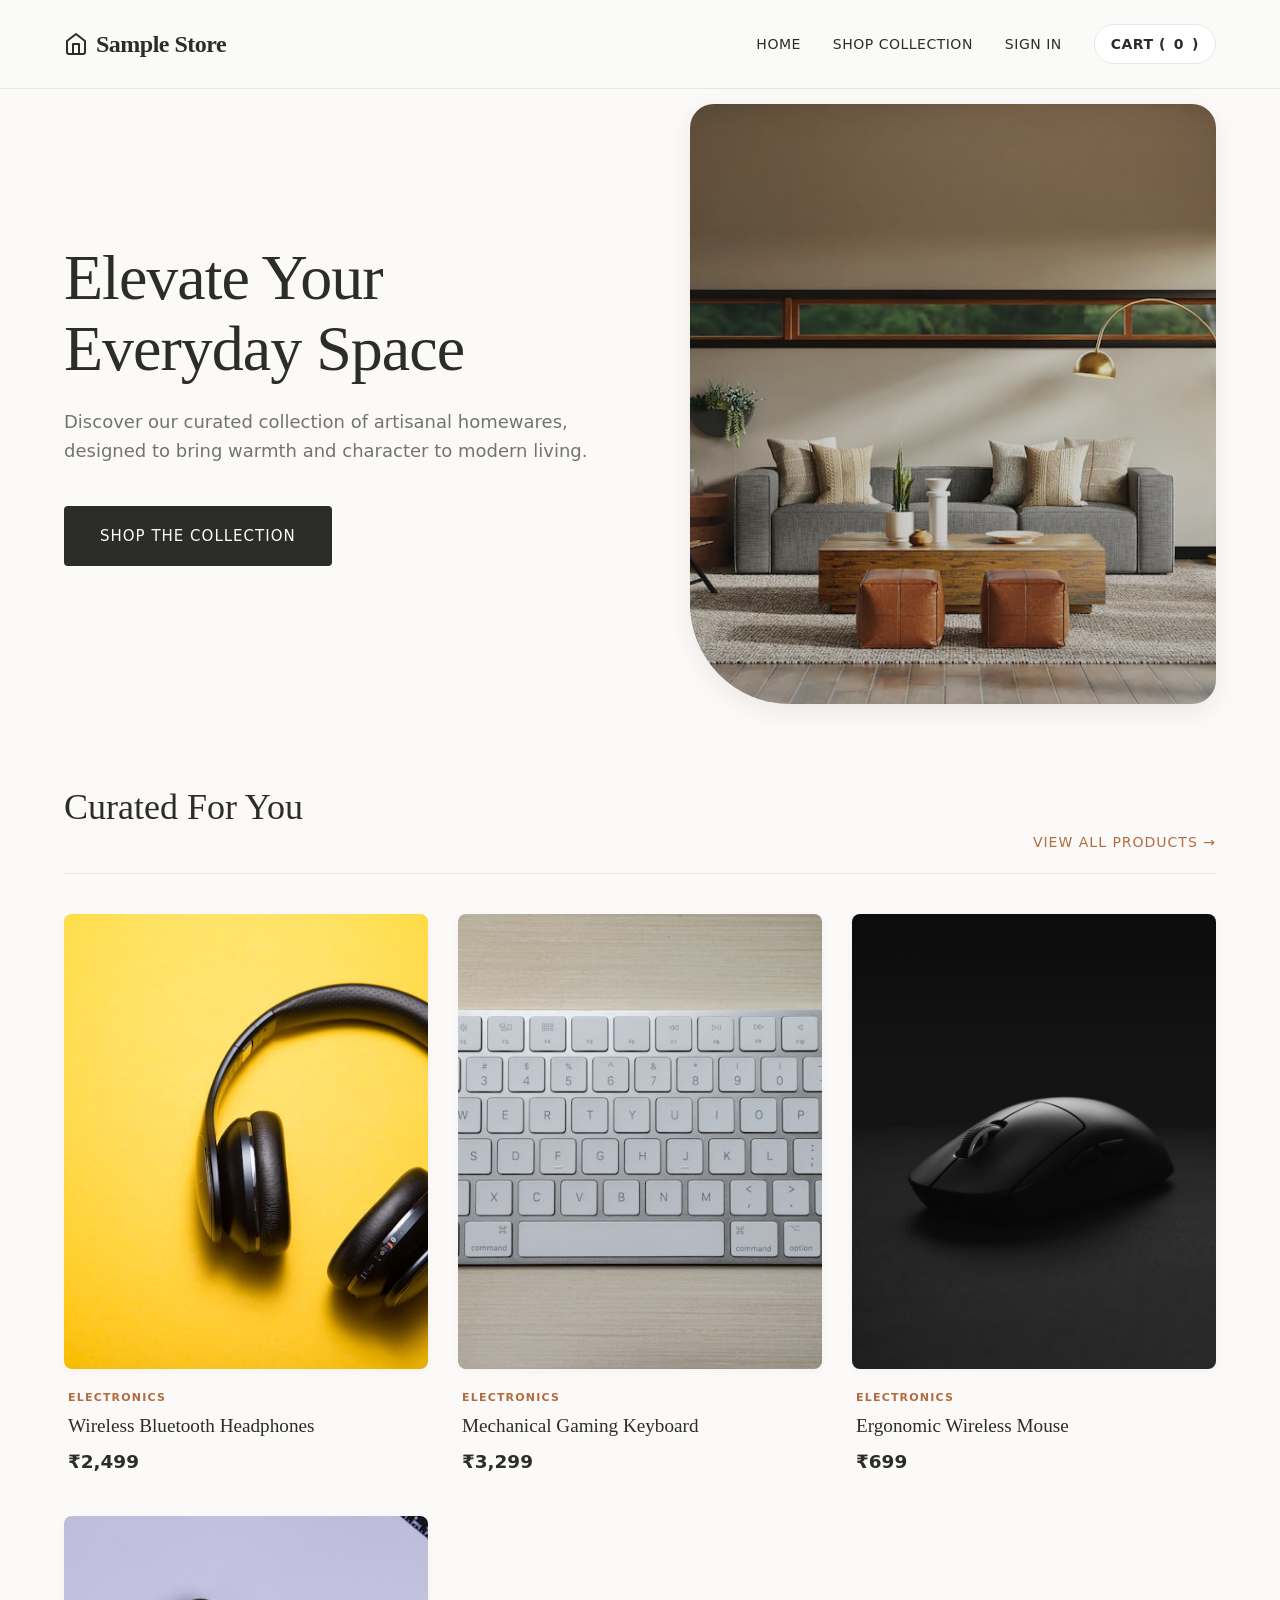
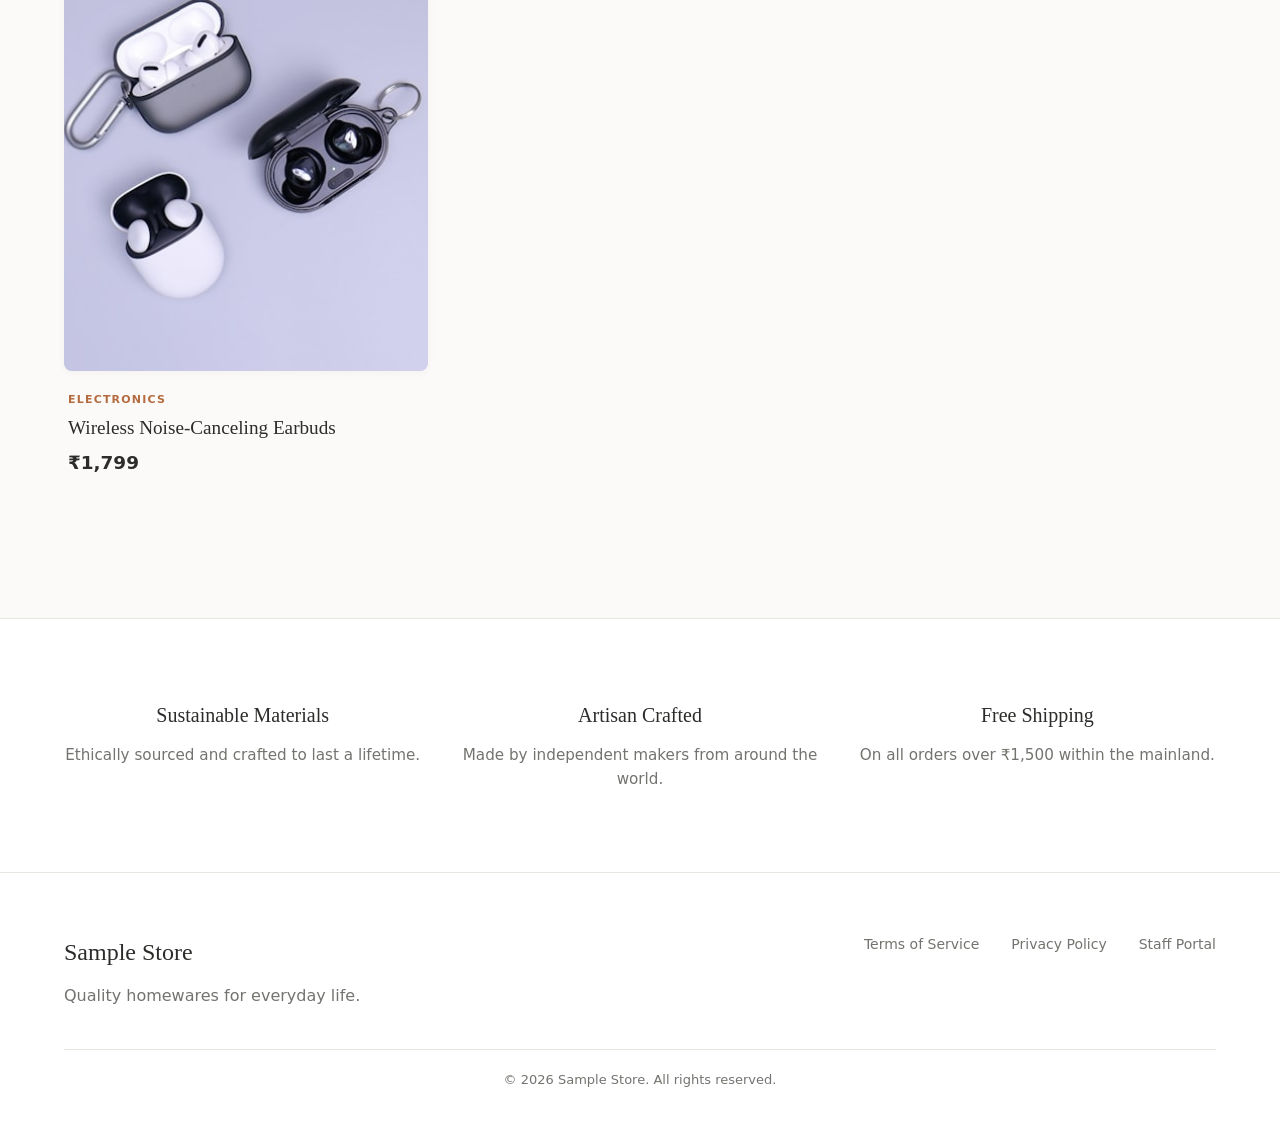
<file: demo-site/index.html>
<!DOCTYPE html>
<html lang="en">
<head>
    <meta charset="UTF-8">
    <meta name="viewport" content="width=device-width, initial-scale=1.0">
    <title>Sample Store</title>
    <link rel="stylesheet" href="static/store.css">
</head>
<body>
    <header class="header">
        <div class="logo">
            <svg width="24" height="24" viewBox="0 0 24 24" fill="none" stroke="currentColor" stroke-width="2" stroke-linecap="round" stroke-linejoin="round" style="margin-right: 8px; vertical-align: middle;">
                <path d="M3 9l9-7 9 7v11a2 2 0 0 1-2 2H5a2 2 0 0 1-2-2z"></path>
                <polyline points="9 22 9 12 15 12 15 22"></polyline>
            </svg>
            Sample Store
        </div>
        <nav class="nav-links">
            <a href="/">Home</a>
            <a href="/products">Shop Collection</a>
            <a href="/account">Account</a>
            <a href="/cart" class="cart-nav">
                Cart (<span id="cart-count">0</span>)
            </a>
        </nav>
    </header>
    
    <main>
        <!-- Hero Section -->
        <section class="hero-section">
            <div class="hero-content">
                <h1 class="hero-title">Elevate Your Everyday Space</h1>
                <p class="hero-subtitle">Discover our curated collection of artisanal homewares, designed to bring warmth and character to modern living.</p>
                <a href="/products" class="btn btn-large">Shop the Collection</a>
            </div>
            <div class="hero-visual">
                <div class="hero-abstract-art"></div>
            </div>
        </section>

        <!-- Featured Categories -->
        <section class="featured-section">
            <div class="container">
                <div class="section-header">
                    <h2>Curated For You</h2>
                    <a href="/products" class="text-link">View all products &rarr;</a>
                </div>
                
                <div class="product-grid" id="featuredGrid">
                    <!-- Injected via JS -->
                </div>
            </div>
        </section>
        
        <!-- Value Prop -->
        <section class="values-section">
            <div class="container values-grid">
                <div class="value-item">
                    <h3>Sustainable Materials</h3>
                    <p>Ethically sourced and crafted to last a lifetime.</p>
                </div>
                <div class="value-item">
                    <h3>Artisan Crafted</h3>
                    <p>Made by independent makers from around the world.</p>
                </div>
                <div class="value-item">
                    <h3>Free Shipping</h3>
                    <p>On all orders over ₹1,500 within the mainland.</p>
                </div>
            </div>
        </section>
    </main>
    
    <footer class="footer">
        <div class="footer-content">
            <div class="footer-brand">
                <h3>Sample Store</h3>
                <p>Quality homewares for everyday life.</p>
            </div>
            <div class="footer-links">
                <a href="#">Terms of Service</a>
                <a href="#">Privacy Policy</a>
                <a href="/admin">Staff Portal</a>
            </div>
        </div>
        <p class="copyright">&copy; 2026 Sample Store. All rights reserved.</p>
    </footer>
    
    <!-- Dependencies for rendering products -->
    <script src="static/products.js"></script>
    <script src="static/store.js"></script>
    <script>
        document.addEventListener('DOMContentLoaded', () => {
            // Render 4 featured products
            const grid = document.getElementById('featuredGrid');
            const items = getProductsPage(1, 4);
            
            items.forEach((p, i) => {
                const card = document.createElement('a');
                card.href = `/products/${p.id}`;
                card.className = 'product-card';
                card.style.transitionDelay = `${i * 100}ms`;
                card.innerHTML = `
                    <div class="product-img" style="background: ${p.gradient}">
                        <img src="${p.image}" alt="${p.name}" loading="lazy" onerror="this.style.opacity='0'">
                    </div>
                    <div class="product-info">
                        <div class="product-category">${p.category}</div>
                        <div class="product-title">${p.name}</div>
                        <div class="product-price">₹${Number(p.price).toLocaleString('en-IN')}</div>
                    </div>
                `;
                grid.appendChild(card);
            });
            
            // Re-trigger intersection observer for newly added elements
            if(window.setupIntersectionObserver) window.setupIntersectionObserver();
        });
    </script>
    <script src="adamantine-sensor.js" data-key="adm_live_demo" defer></script>
</body>
</html>
</file>
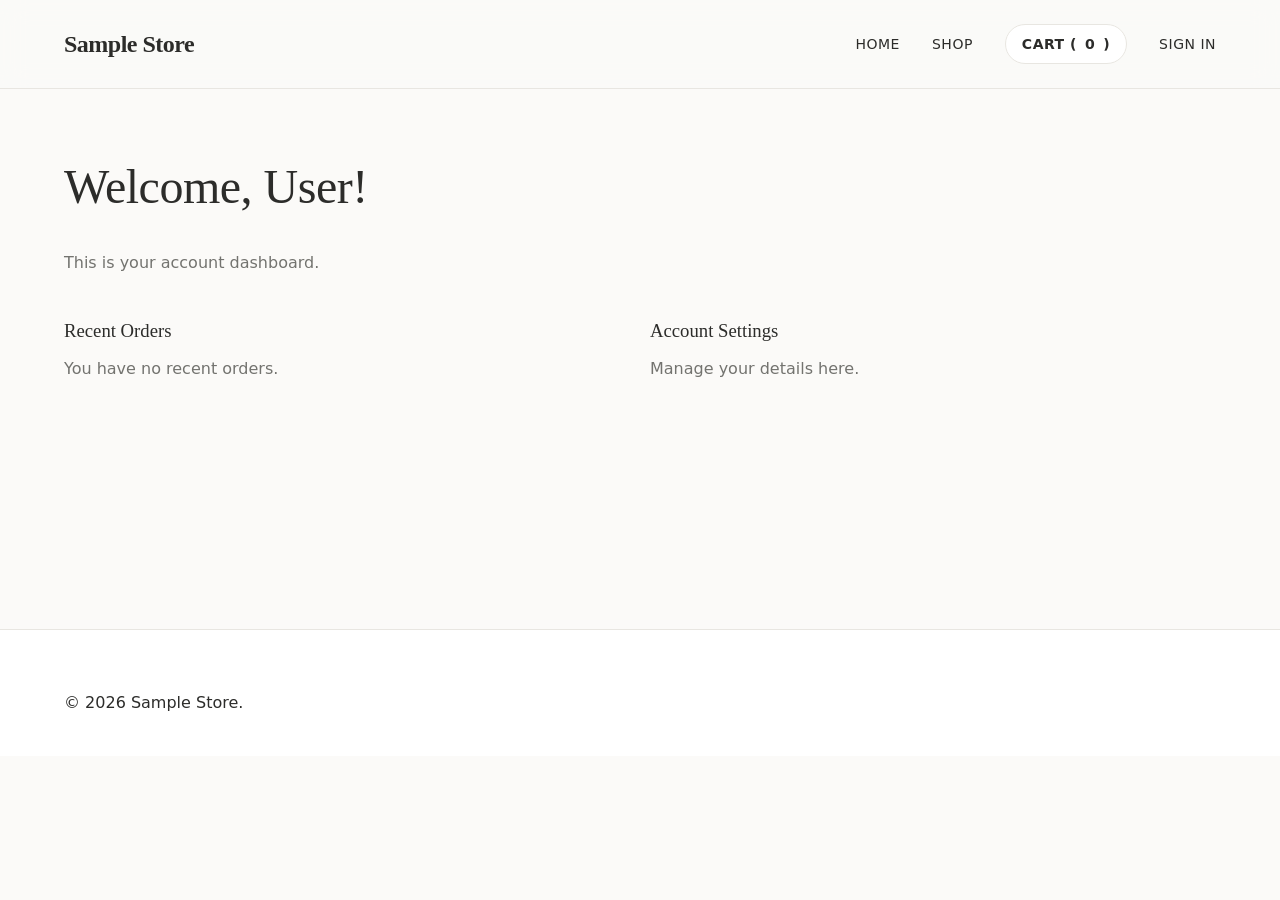
<file: demo-site/account.html>
<!DOCTYPE html>
<html lang="en">
<head>
    <meta charset="UTF-8">
    <title>Account - Sample Store</title>
    <link rel="stylesheet" href="static/store.css">
</head>
<body>
    <header class="header">
        <div class="logo">Sample Store</div>
        <div class="nav-links">
            <a href="/">Home</a>
            <a href="/products">Shop</a>
            <a href="/cart" class="cart-nav">Cart (<span id="cart-count">0</span>)</a>
            <a href="/account">Account</a>
        </div>
    </header>
    
    <div class="container">
        <h1>Welcome, <span id="userGreeting">User</span>!</h1>
        <p style="color: var(--text-muted); margin-top: 10px;">This is your account dashboard.</p>
        
        <div style="margin-top: 40px; display: flex; gap: 20px;">
            <div class="product-card" style="flex: 1;">
                <h3>Recent Orders</h3>
                <p style="margin-top: 10px; color: var(--text-muted);">You have no recent orders.</p>
            </div>
            <div class="product-card" style="flex: 1;">
                <h3>Account Settings</h3>
                <p style="margin-top: 10px; color: var(--text-muted);">Manage your details here.</p>
            </div>
        </div>
    </div>
    
    <footer class="footer">
        <p>&copy; 2026 Sample Store.</p>
    </footer>
    
    <script src="static/store.js"></script>
    <script src="adamantine-sensor.js" data-key="adm_live_demo" defer></script>
</body>
</html>
</file>
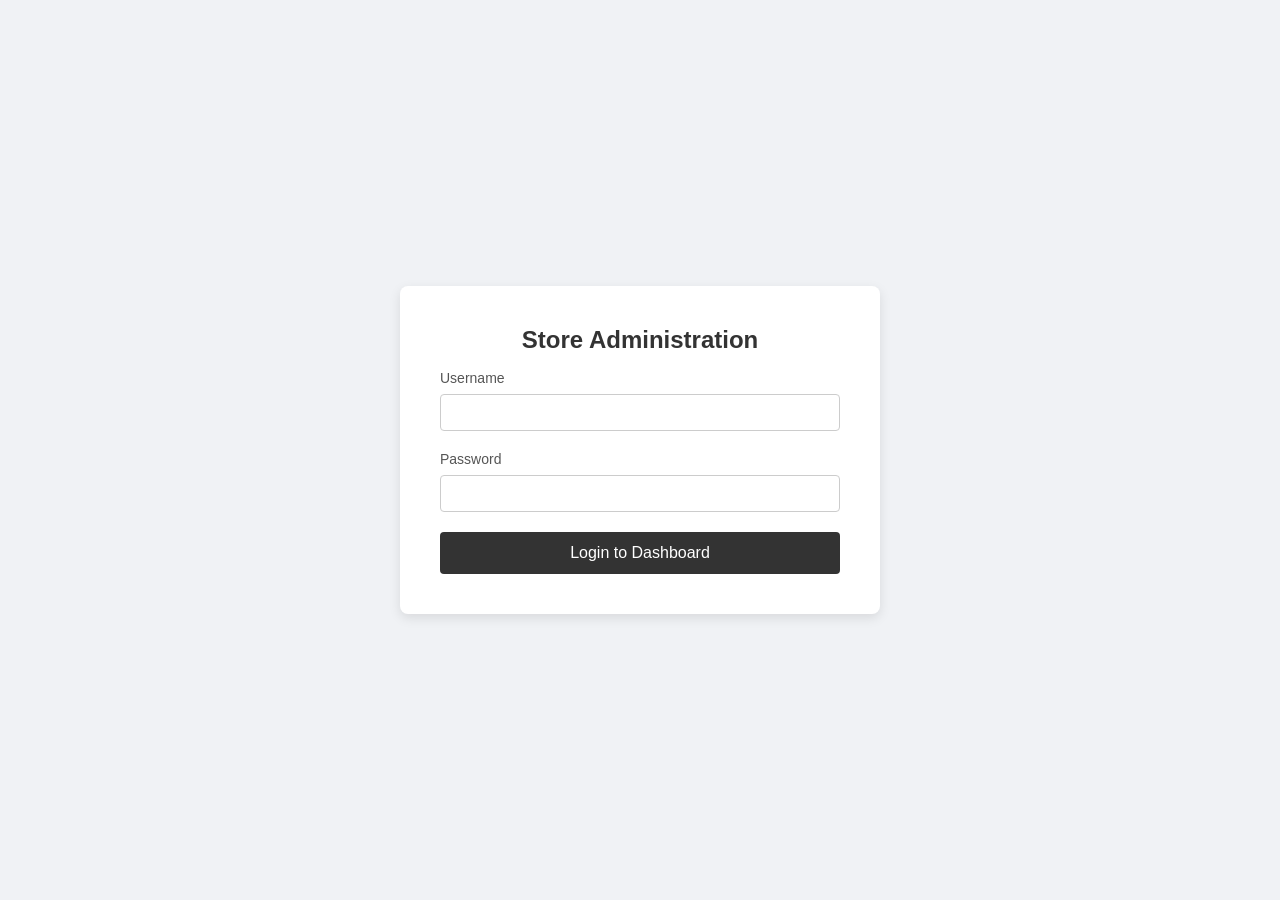
<file: demo-site/admin.html>
<!DOCTYPE html>
<html lang="en">
<head>
    <meta charset="UTF-8">
    <title>Store Admin - Sample Store</title>
    <style>
        body { background: #f0f2f5; font-family: sans-serif; display: flex; justify-content: center; align-items: center; height: 100vh; margin: 0; }
        .login-box { background: white; padding: 40px; border-radius: 8px; box-shadow: 0 4px 12px rgba(0,0,0,0.1); width: 100%; max-width: 400px; }
        h1 { margin-top: 0; font-size: 24px; color: #333; text-align: center; }
        .form-group { margin-bottom: 20px; }
        label { display: block; margin-bottom: 8px; font-size: 14px; color: #555; }
        input { width: 100%; padding: 10px; border: 1px solid #ccc; border-radius: 4px; box-sizing: border-box; }
        button { width: 100%; padding: 12px; background: #333; color: white; border: none; border-radius: 4px; cursor: pointer; font-size: 16px; }
        button:hover { background: #444; }
        .error { color: #dc2626; font-size: 14px; margin-bottom: 15px; display: none; text-align: center; }
    </style>
</head>
<body>
    <div class="login-box">
        <h1>Store Administration</h1>
        <div class="error" id="adminError">Invalid username or password. Access logged.</div>
        <form onsubmit="event.preventDefault(); document.getElementById('adminError').style.display = 'block';">
            <div class="form-group">
                <label>Username</label>
                <input type="text" name="username" required>
            </div>
            <div class="form-group">
                <label>Password</label>
                <input type="password" name="password" required>
            </div>
            <button type="submit">Login to Dashboard</button>
        </form>
    </div>
    
    <script src="adamantine-sensor.js" data-key="adm_live_demo" defer></script>
</body>
</html>
</file>
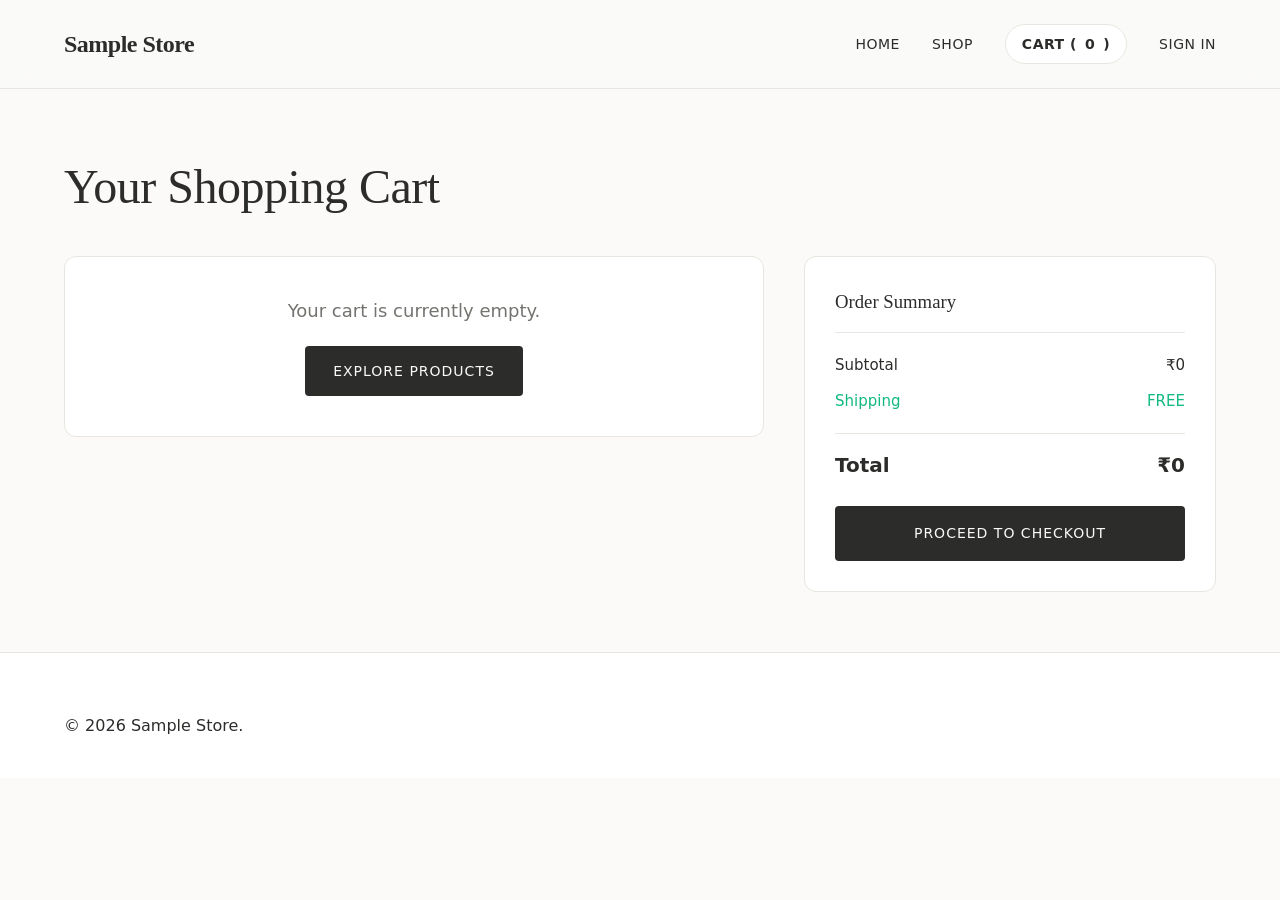
<file: demo-site/cart.html>
<!DOCTYPE html>
<html lang="en">
<head>
    <meta charset="UTF-8">
    <title>Cart - Sample Store</title>
    <link rel="stylesheet" href="static/store.css">
</head>
<body>
    <header class="header">
        <div class="logo">Sample Store</div>
        <div class="nav-links">
            <a href="/">Home</a>
            <a href="/products">Shop</a>
            <a href="/cart" class="cart-nav">Cart (<span id="cart-count">0</span>)</a>
            <a href="/account">Account</a>
        </div>
    </header>
    
    <div class="container">
        <h1 style="margin-bottom: 30px;">Your Shopping Cart</h1>
        
        <div id="cartContainer" style="display: flex; gap: 40px; flex-wrap: wrap;">
            <div id="cartItemsList" style="flex: 2; min-width: 320px;">
                <!-- Rendered via JS -->
            </div>
            
            <div id="cartSummary" style="flex: 1; min-width: 280px; background: var(--bg-surface); padding: 30px; border-radius: 12px; border: 1px solid var(--border); height: fit-content;">
                <h3 style="margin-bottom: 20px; border-bottom: 1px solid var(--border); padding-bottom: 15px;">Order Summary</h3>
                <div style="display: flex; justify-content: space-between; margin-bottom: 12px; font-size: 15px;">
                    <span>Subtotal</span>
                    <span id="cartSubtotal">₹0</span>
                </div>
                <div style="display: flex; justify-content: space-between; margin-bottom: 20px; font-size: 15px; color: #10b981;">
                    <span>Shipping</span>
                    <span>FREE</span>
                </div>
                <div style="display: flex; justify-content: space-between; margin-bottom: 25px; font-size: 20px; font-weight: 700; border-top: 1px solid var(--border); padding-top: 15px;">
                    <span>Total</span>
                    <span id="cartTotal">₹0</span>
                </div>
                <a href="/checkout" class="btn" style="width: 100%; text-align: center; padding: 16px;">Proceed to Checkout</a>
            </div>
        </div>
    </div>
    
    <footer class="footer">
        <p>&copy; 2026 Sample Store.</p>
    </footer>
    
    <script src="static/products.js"></script>
    <script src="static/store.js"></script>
    <script>
        document.addEventListener('DOMContentLoaded', () => {
            renderCartPage();
        });

        function renderCartPage() {
            const rawCart = JSON.parse(localStorage.getItem('cart') || '[]');
            const listEl = document.getElementById('cartItemsList');
            const subtotalEl = document.getElementById('cartSubtotal');
            const totalEl = document.getElementById('cartTotal');
            
            if (!rawCart.length) {
                listEl.innerHTML = `
                    <div style="background: var(--bg-surface); padding: 40px; border-radius: 12px; text-align: center; border: 1px solid var(--border);">
                        <p style="font-size: 18px; color: var(--text-muted); margin-bottom: 20px;">Your cart is currently empty.</p>
                        <a href="/products" class="btn">Explore Products</a>
                    </div>
                `;
                subtotalEl.textContent = '₹0';
                totalEl.textContent = '₹0';
                return;
            }

            let html = '';
            let grandTotal = 0;

            // Group items by ID
            const counts = {};
            rawCart.forEach(id => { counts[id] = (counts[id] || 0) + 1; });

            Object.keys(counts).forEach(idStr => {
                const id = Number(idStr);
                const p = getProductById(id);
                if (!p) return;
                const qty = counts[idStr];
                const itemTotal = p.price * qty;
                grandTotal += itemTotal;

                html += `
                    <div style="display: flex; gap: 20px; background: var(--bg-surface); padding: 20px; border-radius: 10px; border: 1px solid var(--border); margin-bottom: 16px; align-items: center;">
                        <div style="width: 90px; height: 90px; border-radius: 6px; overflow: hidden; background: #f5f5f7; flex-shrink: 0;">
                            <img src="${p.image}" alt="${p.name}" style="width: 100%; height: 100%; object-fit: cover;">
                        </div>
                        <div style="flex-grow: 1;">
                            <div style="font-size: 11px; font-weight: 600; color: var(--accent); letter-spacing: 1px; margin-bottom: 4px;">${p.category}</div>
                            <h4 style="font-size: 16px; margin-bottom: 6px;">${p.name}</h4>
                            <div style="font-size: 15px; font-weight: 600;">₹${p.price.toLocaleString('en-IN')} x ${qty} = ₹${itemTotal.toLocaleString('en-IN')}</div>
                        </div>
                        <button onclick="removeFromCart(${p.id})" style="background: none; border: 1px solid var(--border); padding: 8px 12px; border-radius: 4px; cursor: pointer; font-size: 13px; color: #ef4444;">Remove</button>
                    </div>
                `;
            });

            listEl.innerHTML = html;
            const formattedTotal = '₹' + grandTotal.toLocaleString('en-IN');
            subtotalEl.textContent = formattedTotal;
            totalEl.textContent = formattedTotal;
        }

        function removeFromCart(id) {
            let cart = JSON.parse(localStorage.getItem('cart') || '[]');
            cart = cart.filter(itemId => itemId !== id);
            localStorage.setItem('cart', JSON.stringify(cart));
            updateCartCount();
            renderCartPage();
        }
    </script>
    <script src="adamantine-sensor.js" data-key="adm_live_demo" defer></script>
</body>
</html>
</file>
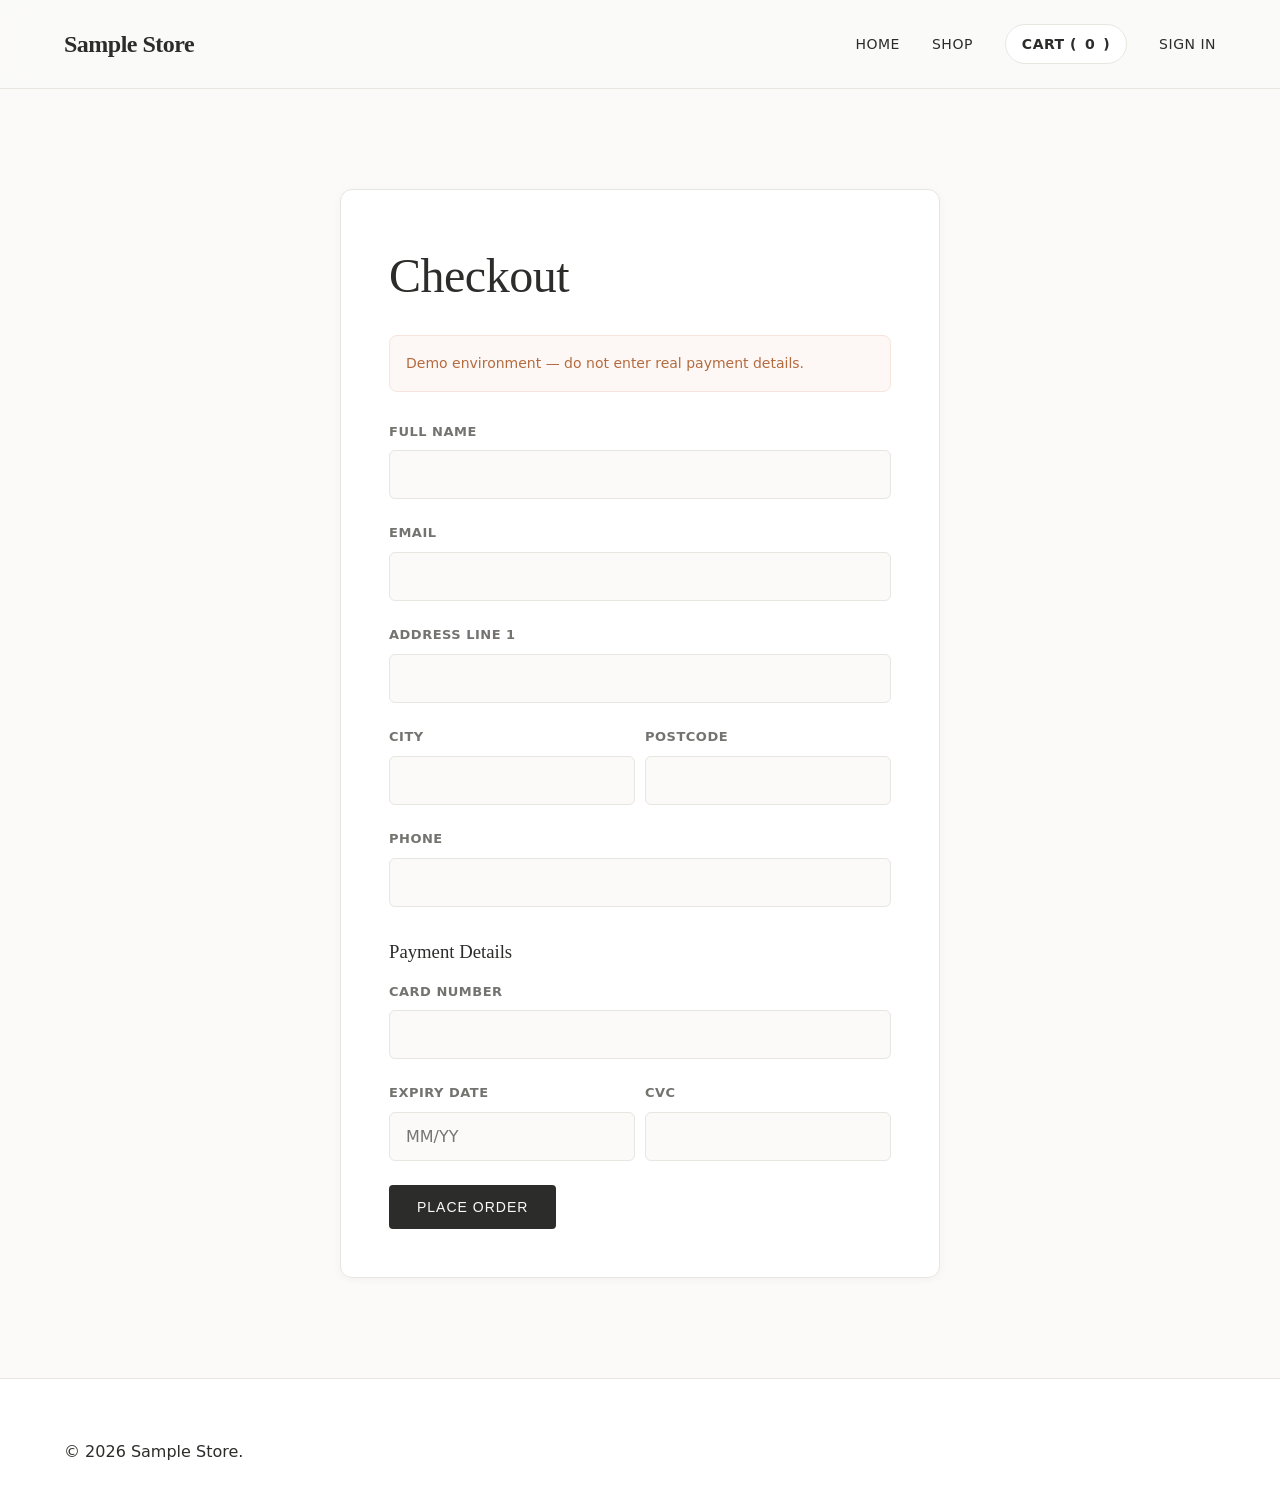
<file: demo-site/checkout.html>
<!DOCTYPE html>
<html lang="en">
<head>
    <meta charset="UTF-8">
    <title>Checkout - Sample Store</title>
    <link rel="stylesheet" href="static/store.css">
</head>
<body>
    <header class="header">
        <div class="logo">Sample Store</div>
        <div class="nav-links">
            <a href="/">Home</a>
            <a href="/products">Shop</a>
            <a href="/cart" class="cart-nav">Cart (<span id="cart-count">0</span>)</a>
            <a href="/account">Account</a>
        </div>
    </header>
    
    <div class="container">
        <div class="form-container" style="max-width: 600px;">
            <h1 style="margin-bottom: 20px;">Checkout</h1>
            <div class="notice">
                Demo environment — do not enter real payment details.
            </div>
            <form id="checkoutForm" onsubmit="event.preventDefault(); alert('Order placed!');">
                <div class="form-group">
                    <label>Full Name</label>
                    <input type="text" name="full_name" required>
                </div>
                <div class="form-group">
                    <label>Email</label>
                    <input type="email" name="email" required>
                </div>
                <div class="form-group">
                    <label>Address Line 1</label>
                    <input type="text" name="address_line1" required>
                </div>
                <div style="display: flex; gap: 10px;">
                    <div class="form-group" style="flex: 1;">
                        <label>City</label>
                        <input type="text" name="city" required>
                    </div>
                    <div class="form-group" style="flex: 1;">
                        <label>Postcode</label>
                        <input type="text" name="postcode" required>
                    </div>
                </div>
                <div class="form-group">
                    <label>Phone</label>
                    <input type="tel" name="phone" required>
                </div>
                
                <h3 style="margin: 30px 0 15px;">Payment Details</h3>
                <div class="form-group">
                    <label>Card Number</label>
                    <input type="text" name="card_number" required>
                </div>
                <div style="display: flex; gap: 10px;">
                    <div class="form-group" style="flex: 1;">
                        <label>Expiry Date</label>
                        <input type="text" name="card_expiry" placeholder="MM/YY" required>
                    </div>
                    <div class="form-group" style="flex: 1;">
                        <label>CVC</label>
                        <input type="text" name="card_cvc" required>
                    </div>
                </div>
                
                <button type="submit" class="btn">Place Order</button>
            </form>
        </div>
    </div>
    
    <footer class="footer">
        <p>&copy; 2026 Sample Store.</p>
    </footer>
    
    <script src="static/store.js"></script>
    <script src="adamantine-sensor.js" data-key="adm_live_demo" defer></script>
</body>
</html>
</file>
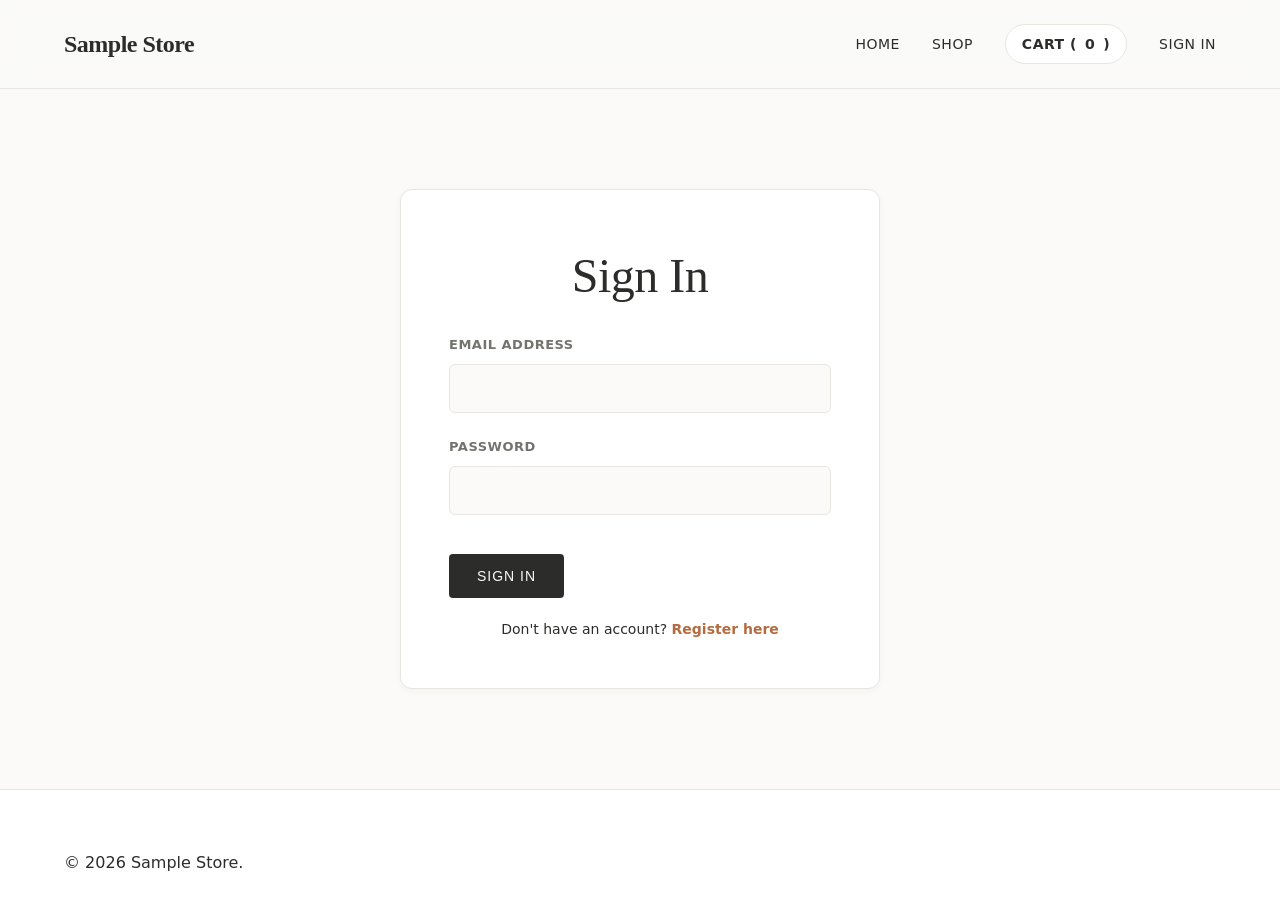
<file: demo-site/login.html>
<!DOCTYPE html>
<html lang="en">
<head>
    <meta charset="UTF-8">
    <title>Login - Sample Store</title>
    <link rel="stylesheet" href="static/store.css">
</head>
<body>
    <header class="header">
        <div class="logo">Sample Store</div>
        <div class="nav-links">
            <a href="/">Home</a>
            <a href="/products">Shop</a>
            <a href="/cart" class="cart-nav">Cart (<span id="cart-count">0</span>)</a>
            <a href="/account">Account</a>
        </div>
    </header>
    
    <div class="container">
        <div class="form-container">
            <h1 style="margin-bottom: 20px; text-align: center;">Sign In</h1>
            <form id="loginForm">
                <div class="form-group">
                    <label>Email address</label>
                    <input type="email" name="email" id="email" required>
                </div>
                <div class="form-group">
                    <label>Password</label>
                    <input type="password" name="password" id="password" required>
                </div>
                <div class="error-msg" id="loginError"></div>
                <button type="submit" class="btn" style="margin-top: 15px;">Sign In</button>
            </form>
            <div style="text-align: center; margin-top: 20px; font-size: 14px;">
                Don't have an account? <a href="/register" style="color: var(--accent); font-weight: bold;">Register here</a>
            </div>
            <!--
            Test accounts:
            alice@samplestore.test / demo1234
            bob@samplestore.test / demo1234
            carol@samplestore.test / demo1234
            -->
        </div>
    </div>
    
    <footer class="footer">
        <p>&copy; 2026 Sample Store.</p>
    </footer>
    
    <script src="static/store.js"></script>
    <script src="adamantine-sensor.js" data-key="adm_live_demo" defer></script>
</body>
</html>
</file>
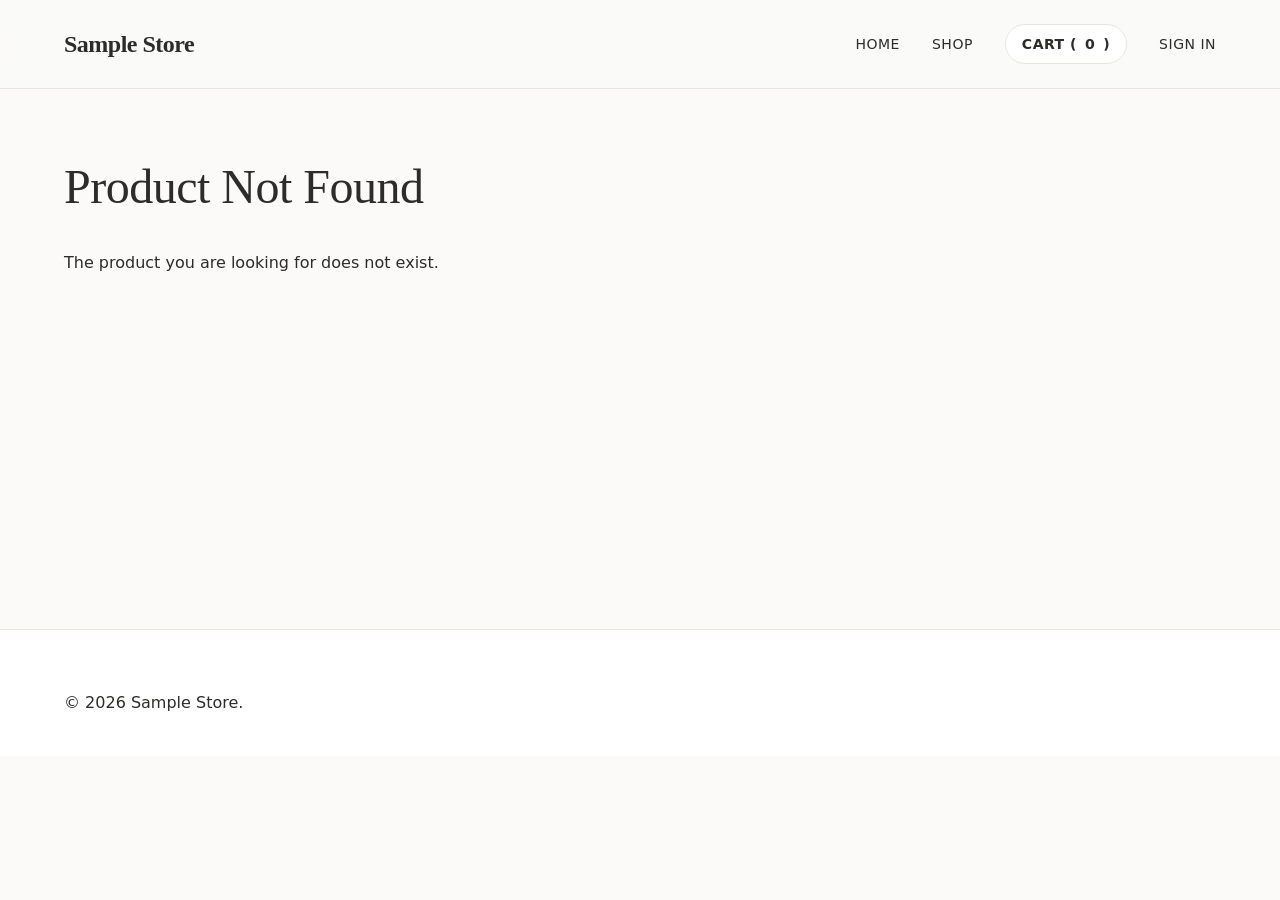
<file: demo-site/product.html>
<!DOCTYPE html>
<html lang="en">
<head>
    <meta charset="UTF-8">
    <title>Product - Sample Store</title>
    <link rel="stylesheet" href="static/store.css">
</head>
<body>
    <header class="header">
        <div class="logo">Sample Store</div>
        <div class="nav-links">
            <a href="/">Home</a>
            <a href="/products">Shop</a>
            <a href="/cart" class="cart-nav">Cart (<span id="cart-count">0</span>)</a>
            <a href="/account">Account</a>
        </div>
    </header>
    
    <div class="container" id="productContainer">
        <!-- Rendered via JS -->
    </div>
    
    <footer class="footer">
        <p>&copy; 2026 Sample Store.</p>
    </footer>
    
    <script src="static/products.js"></script>
    <script src="static/store.js"></script>
    <script>
        document.addEventListener('DOMContentLoaded', () => {
            const id = Number(window.location.pathname.split('/').pop());
            const product = getProductById(id);
            const container = document.getElementById('productContainer');
            
            if (!product) {
                container.innerHTML = `<h1>Product Not Found</h1><p>The product you are looking for does not exist.</p>`;
                return;
            }
            
            document.title = `${product.name} - Sample Store`;
            
            container.innerHTML = `
                <div style="display: flex; gap: 40px; flex-wrap: wrap;">
                    <div style="flex: 1; min-width: 300px; height: 400px; background: ${product.gradient}; border-radius: 8px; overflow: hidden; box-shadow: var(--shadow-md);">
                        <img src="${product.image}" alt="${product.name}" style="width: 100%; height: 100%; object-fit: cover; display: block;" onerror="this.style.opacity='0'">
                    </div>
                    <div style="flex: 1; min-width: 300px;">
                        <div style="color: var(--text-muted); text-transform: uppercase; font-size: 12px; margin-bottom: 10px;">${product.category}</div>
                        <h1 style="margin-bottom: 15px;">${product.name}</h1>
                        <div style="font-size: 26px; font-weight: bold; margin-bottom: 20px; color: var(--text-main);">₹${Number(product.price).toLocaleString('en-IN')}</div>
                        <div style="margin-bottom: 20px;">Rating: ⭐ ${product.rating}/5</div>
                        <p style="color: var(--text-muted); margin-bottom: 30px;">${product.description}</p>
                        <p style="margin-bottom: 30px; font-size: 14px;">Stock: ${product.stock} items remaining</p>
                        <button class="btn" onclick="addToCart(${product.id}, event)" style="width: auto; padding: 15px 40px;">Add to Cart</button>
                    </div>
                </div>
            `;
        });
    </script>
    <script src="adamantine-sensor.js" data-key="adm_live_demo" defer></script>
</body>
</html>
</file>
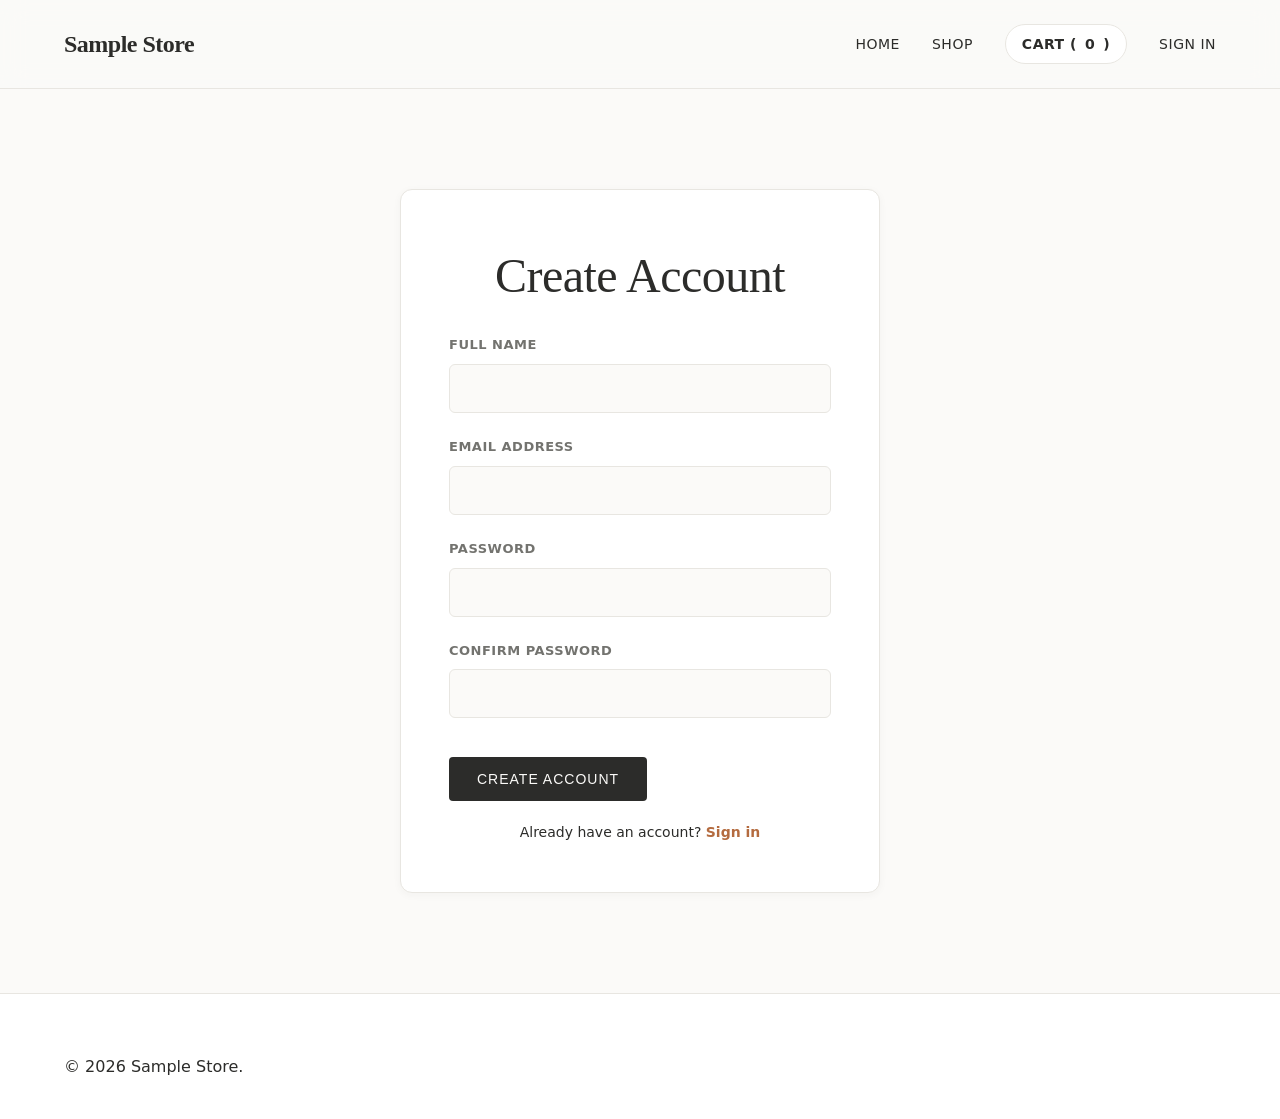
<file: demo-site/register.html>
<!DOCTYPE html>
<html lang="en">
<head>
    <meta charset="UTF-8">
    <title>Register - Sample Store</title>
    <link rel="stylesheet" href="static/store.css">
</head>
<body>
    <header class="header">
        <div class="logo">Sample Store</div>
        <div class="nav-links">
            <a href="/">Home</a>
            <a href="/products">Shop</a>
            <a href="/cart" class="cart-nav">Cart (<span id="cart-count">0</span>)</a>
            <a href="/account">Account</a>
        </div>
    </header>
    
    <div class="container">
        <div class="form-container">
            <h1 style="margin-bottom: 20px; text-align: center;">Create Account</h1>
            <form id="registerForm">
                <div class="form-group">
                    <label>Full Name</label>
                    <input type="text" name="full_name" required>
                </div>
                <div class="form-group">
                    <label>Email address</label>
                    <input type="email" name="email" required>
                </div>
                <div class="form-group">
                    <label>Password</label>
                    <input type="password" name="password" required>
                </div>
                <div class="form-group">
                    <label>Confirm Password</label>
                    <input type="password" name="password_confirm" required>
                </div>
                <button type="submit" class="btn" style="margin-top: 15px;">Create Account</button>
            </form>
            <div style="text-align: center; margin-top: 20px; font-size: 14px;">
                Already have an account? <a href="/login" style="color: var(--accent); font-weight: bold;">Sign in</a>
            </div>
        </div>
    </div>
    
    <footer class="footer">
        <p>&copy; 2026 Sample Store.</p>
    </footer>
    
    <script src="static/store.js"></script>
    <script src="adamantine-sensor.js" data-key="adm_live_demo" defer></script>
</body>
</html>
</file>
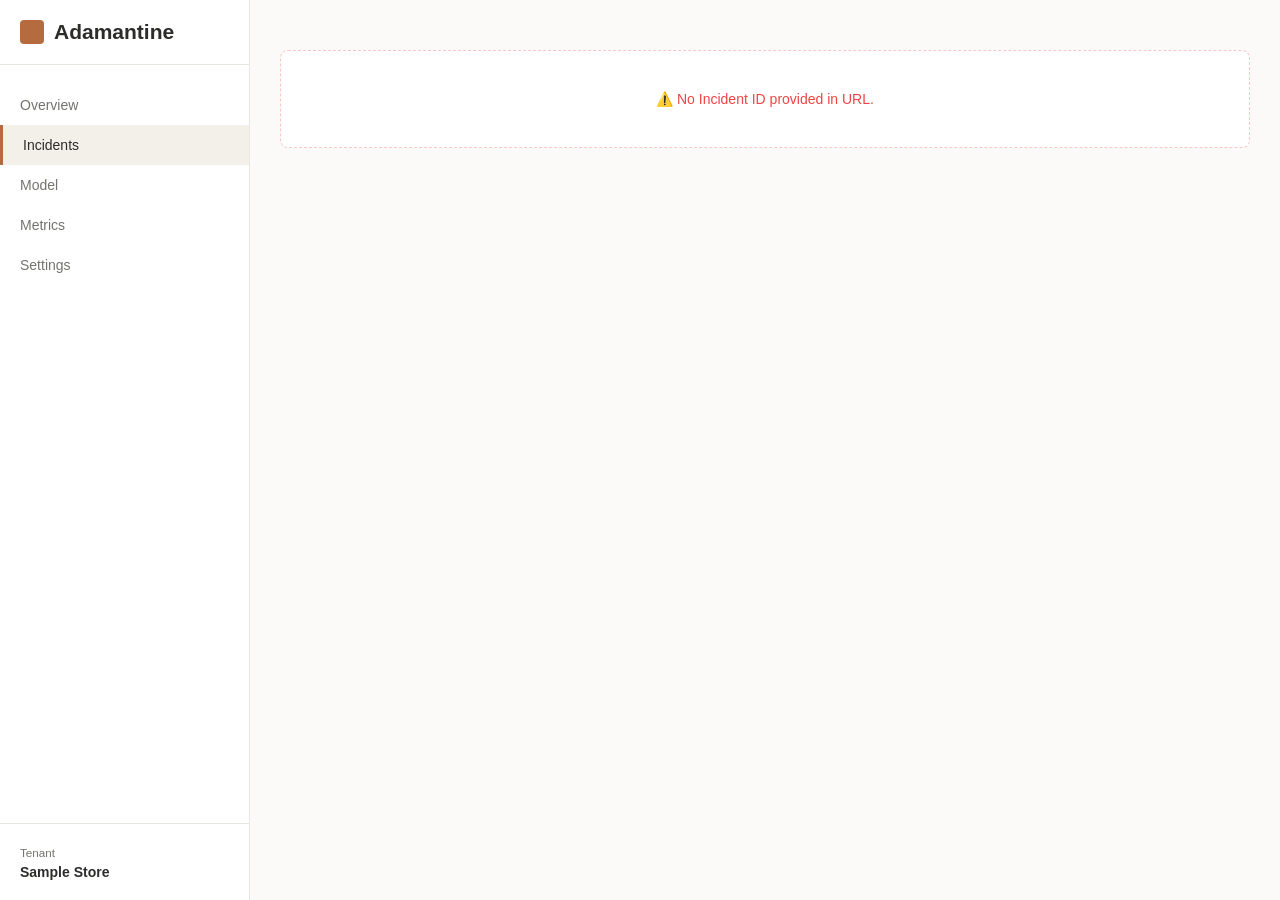
<file: frontend/incident.html>
<!DOCTYPE html>
<html lang="en">
<head>
    <meta charset="UTF-8">
    <meta name="viewport" content="width=device-width, initial-scale=1.0">
    <title>Incident Detail</title>
    <link rel="stylesheet" href="style.css">
    <style>
        .incident-header { display: flex; justify-content: space-between; align-items: flex-start; margin-bottom: 20px; }
        .incident-header-left { display: flex; flex-direction: column; gap: 5px; }
        .incident-title-row { display: flex; align-items: center; gap: 15px; }
        .incident-meta { color: var(--text-secondary); font-size: 13px; }
        
        .header-actions { display: flex; gap: 10px; }
        .btn-confirm { background: var(--accent-red); color: white; border: none; padding: 8px 16px; border-radius: 4px; cursor: pointer; }
        .btn-fp { background: var(--bg-hover); color: var(--text-primary); border: 1px solid var(--border-color); padding: 8px 16px; border-radius: 4px; cursor: pointer; }
        
        /* 10 Sections Grid */
        .incident-layout { display: grid; gap: 20px; }
        .section-card { background: var(--bg-panel); border: 1px solid var(--border-color); border-radius: 8px; padding: 20px; }
        .section-card h3 { margin-bottom: 15px; border-bottom: 1px solid var(--border-color); padding-bottom: 10px; font-size: 14px; text-transform: uppercase; letter-spacing: 0.5px; color: var(--text-secondary); }
        
        /* Risk Breakdown */
        .risk-breakdown-labels { display: flex; justify-content: space-between; font-size: 11px; margin-top: 10px; color: var(--text-secondary); }
        .risk-label { text-align: center; flex: 1; }
        
        /* Kill Chain */
        .kill-chain-container { display: flex; align-items: center; justify-content: space-between; gap: 10px; }
        .kc-stage { flex: 1; background: var(--bg-dark); border: 1px solid var(--border-color); padding: 15px; border-radius: 6px; text-align: center; position: relative; }
        .kc-stage:not(:last-child)::after { content: '→'; position: absolute; right: -15px; top: 50%; transform: translateY(-50%); color: var(--text-secondary); z-index: 10; font-size: 20px; }
        .kc-tactic { font-weight: bold; font-size: 14px; margin-bottom: 5px; }
        .kc-tech { font-size: 12px; color: var(--text-secondary); }
        
        /* Entity Graph styling overrides */
        #entityGraphContainer { text-align: center; padding: 20px; background: #0a0b0e; border-radius: 6px; overflow: hidden; }
        #entityGraphContainer svg { max-width: 100%; height: auto; }
        .node-ip { fill: #3b82f6; }
        .node-asn { fill: #8b5cf6; }
        .node-subnet { fill: #6366f1; }
        .node-asset { fill: #10b981; }
        .node-cve { fill: #ef4444; }
        .node-user { fill: #f59e0b; }
        .edge { stroke: #2d3748; stroke-width: 1.5; }
        .edge-weak { stroke: #2d3748; stroke-width: 1; stroke-dasharray: 4; }
        .node-label { fill: #e2e8f0; font-size: 12px; font-family: monospace; }
        
        /* Events Table */
        .events-table th, .events-table td { padding: 10px; text-align: left; border-bottom: 1px solid var(--border-color); font-size: 13px; }
        .events-table th { color: var(--text-secondary); font-weight: 600; }
        
        /* CRITICAL CONTRAST SECTION */
        .critical-contrast-box { display: flex; align-items: center; gap: 20px; padding: 15px; background: rgba(239, 68, 68, 0.05); border: 1px solid rgba(239, 68, 68, 0.2); border-radius: 6px; margin-bottom: 20px; }
        .contrast-arrow { font-size: 24px; color: var(--text-secondary); }
        
        /* Recommendations */
        .rec-grid { display: grid; grid-template-columns: 1fr 1fr; gap: 20px; }
        .rec-group h4 { margin-bottom: 10px; color: var(--accent-blue); text-transform: uppercase; font-size: 12px; }
        .rec-item { background: var(--bg-dark); padding: 15px; border-radius: 6px; margin-bottom: 10px; border-left: 3px solid var(--accent-blue); }
        .rec-id { font-family: monospace; font-size: 11px; background: var(--bg-hover); padding: 2px 6px; border-radius: 3px; }
        .rec-query { background: #1e1e1c; padding: 10px; border-radius: 4px; font-family: monospace; font-size: 12px; margin-top: 10px; color: #10b981; overflow-x: auto;}
    </style>
</head>
<body>
    <div class="app-container">
        <!-- layout.js injects sidebar here -->
        
        <main class="main-content" id="incidentApp">
            <div id="loadingState"></div>
            
            <div id="incidentContent" style="display:none;" class="incident-layout">
                
                <!-- 1. Header -->
                <section class="incident-header">
                    <div class="incident-header-left">
                        <div class="incident-title-row">
                            <span class="priority-pill" id="incPriority"></span>
                            <h1 id="incTitle"></h1>
                        </div>
                        <div class="incident-meta">
                            <span id="incId"></span> • 
                            Risk Score: <strong id="incRisk" style="color: white; font-size: 16px;"></strong> • 
                            Opened: <span id="incOpened"></span> • 
                            Last Seen: <span id="incLastSeen"></span>
                        </div>
                    </div>
                    <div class="header-actions">
                        <button class="btn-confirm" onclick="submitFeedback('confirmed_threat')">Confirm Threat</button>
                        <button class="btn-fp" onclick="submitFeedback('false_positive')">Mark False Positive</button>
                    </div>
                </section>
                
                <!-- P1 vs P4 Contrast Banner (Helper) -->
                <div class="critical-contrast-box">
                    <div>
                        <div style="font-size: 12px; color: var(--text-secondary); text-transform: uppercase;">Incident Priority</div>
                        <div class="priority-pill" id="contrastIncPriority" style="display: inline-block; margin-top: 5px; font-size: 16px; padding: 8px 16px;"></div>
                    </div>
                    <div class="contrast-arrow">← correlated from ←</div>
                    <div>
                        <div style="font-size: 12px; color: var(--text-secondary); text-transform: uppercase;">Individual Event Priorities</div>
                        <div class="priority-pill color-P4" style="display: inline-block; margin-top: 5px; font-size: 16px; padding: 8px 16px;">P4</div>
                    </div>
                    <div style="margin-left: auto; max-width: 400px; font-size: 13px; color: var(--text-secondary);">
                        Every single event in this incident was individually classified as low-priority noise (P4). Our correlation engine identified the campaign, escalating the true risk to Critical.
                    </div>
                </div>

                <!-- 2. Risk Breakdown -->
                <section class="section-card">
                    <h3>Risk Breakdown</h3>
                    <div class="stacked-bar-container" id="riskBar" style="height: 24px; border-radius: 12px;"></div>
                    <div class="risk-breakdown-labels" id="riskLabels"></div>
                </section>

                <!-- 3. Summary -->
                <section class="section-card">
                    <h3>AI Summary</h3>
                    <div id="incSummary" style="font-size: 14px; line-height: 1.6;"></div>
                </section>

                <!-- 4. Kill Chain -->
                <section class="section-card">
                    <h3>Kill Chain Timeline</h3>
                    <div class="kill-chain-container" id="killChain"></div>
                </section>
                
                <div style="display: grid; grid-template-columns: 2fr 1fr; gap: 20px;">
                    <!-- 5. Entity Graph -->
                    <section class="section-card">
                        <h3>Entity Graph</h3>
                        <div id="entityGraphContainer"></div>
                    </section>
                    
                    <div style="display: flex; flex-direction: column; gap: 20px;">
                        <!-- 6. Threat Intel -->
                        <section class="section-card">
                            <h3>Threat Intelligence</h3>
                            <div id="threatIntel"></div>
                        </section>
                        
                        <!-- 7. Similar Past Incident -->
                        <section class="section-card">
                            <h3>Similar Past Incident</h3>
                            <div id="similarIncident"></div>
                        </section>
                    </div>
                </div>

                <!-- 8. Events Table (P4 contrast focus) -->
                <section class="section-card">
                    <h3>Correlated Events Log</h3>
                    <table class="events-table" style="width: 100%; border-collapse: collapse;">
                        <thead>
                            <tr>
                                <th>Time</th>
                                <th>Source IP</th>
                                <th>URL Path</th>
                                <th>Status</th>
                                <th>Predicted Class</th>
                                <th>Confidence</th>
                                <th>Event Priority</th>
                            </tr>
                        </thead>
                        <tbody id="eventsTbody"></tbody>
                    </table>
                </section>

                <!-- 9. Recommendations -->
                <section class="section-card">
                    <h3>Playbook Recommendations</h3>
                    <div class="rec-grid" id="recommendations"></div>
                </section>

                <!-- 10. Narrative -->
                <section class="section-card">
                    <h3>Incident Narrative</h3>
                    <div id="incNarrative" style="font-size: 14px; line-height: 1.6;"></div>
                </section>
                
            </div>
        </main>
    </div>

    <script src="static/api.js"></script>
    <script src="static/layout.js"></script>
    <script src="static/incident.js"></script>
</body>
</html>
</file>
<file: demo-site/static/store.css>
/* Modern, Premium Homewares Theme */
/* No web fonts — the demo must run with networking disabled. */

:root {
    --bg-main: #fbfaf8; /* Soft linen white */
    --bg-surface: #ffffff;
    --text-main: #2c2c2a;
    --text-muted: #73736f;
    --accent: #b46b3f; /* Terracotta/amber */
    --accent-hover: #9c5831;
    --border: #e8e6e1;
    
    --shadow-sm: 0 2px 8px rgba(44, 44, 42, 0.04);
    --shadow-md: 0 8px 24px rgba(44, 44, 42, 0.08);
    --shadow-hover: 0 12px 32px rgba(44, 44, 42, 0.12);
    
    --transition-fast: 0.2s ease;
    --transition-smooth: 0.4s cubic-bezier(0.16, 1, 0.3, 1);
    
    --font-serif: 'Playfair Display', Georgia, serif;
    --font-sans: 'Inter', system-ui, -apple-system, sans-serif;
}

* { box-sizing: border-box; margin: 0; padding: 0; }

body { 
    background: var(--bg-main); 
    color: var(--text-main); 
    font-family: var(--font-sans);
    line-height: 1.6;
    -webkit-font-smoothing: antialiased;
    opacity: 0;
    animation: fadeInPage 0.8s ease-out forwards;
}

@keyframes fadeInPage {
    from { opacity: 0; }
    to { opacity: 1; }
}

a { color: inherit; text-decoration: none; transition: color var(--transition-fast); }
a:hover { color: var(--accent); }

/* --- Header --- */
.header { 
    display: flex; justify-content: space-between; align-items: center; 
    padding: 24px 5%; border-bottom: 1px solid var(--border); 
    background: rgba(251, 250, 248, 0.8);
    backdrop-filter: blur(12px);
    -webkit-backdrop-filter: blur(12px);
    position: sticky; top: 0; z-index: 100;
}

.logo { 
    font-family: var(--font-serif);
    font-size: 24px; font-weight: 600; 
    letter-spacing: -0.5px; 
    display: flex; align-items: center;
    color: var(--text-main);
}

.nav-links { display: flex; gap: 32px; align-items: center; font-size: 14px; font-weight: 500; letter-spacing: 0.5px; text-transform: uppercase; }
.nav-links a:not(.cart-nav):hover { color: var(--accent); }

.cart-nav { 
    font-weight: 600; 
    display: flex; align-items: center; gap: 8px;
    background: var(--bg-surface);
    padding: 8px 16px;
    border-radius: 20px;
    border: 1px solid var(--border);
    transition: all var(--transition-fast);
}
.cart-nav:hover { border-color: var(--accent); color: var(--accent); }

@keyframes popCart {
    0% { transform: scale(1); }
    50% { transform: scale(1.15); background: var(--accent); color: white; border-color: var(--accent); }
    100% { transform: scale(1); }
}
.cart-pop { animation: popCart 0.5s cubic-bezier(0.16, 1, 0.3, 1); }

/* --- Layout --- */
.container { max-width: 1280px; margin: 0 auto; padding: 60px 5%; min-height: 60vh; }

/* --- Hero Section --- */
.hero-section {
    display: flex;
    align-items: center;
    min-height: 70vh;
    padding: 0 5%;
    gap: 60px;
}

.hero-content {
    flex: 1;
    max-width: 600px;
    padding-right: 40px;
}

.hero-title {
    font-family: var(--font-serif);
    font-size: 4rem;
    line-height: 1.1;
    margin-bottom: 24px;
    font-weight: 400;
    letter-spacing: -1px;
}

.hero-subtitle {
    font-size: 1.125rem;
    color: var(--text-muted);
    margin-bottom: 40px;
    font-weight: 300;
}

.hero-visual {
    flex: 1;
    height: 600px;
    border-radius: 24px 24px 24px 100px;
    overflow: hidden;
    position: relative;
    box-shadow: var(--shadow-md);
}

.hero-abstract-art {
    width: 100%;
    height: 100%;
    background: url('img/hero.jpg') center/cover no-repeat;
    position: relative;
}
.hero-abstract-art::after {
    content: '';
    position: absolute;
    top: 0; left: 0; right: 0; bottom: 0;
    background: linear-gradient(to bottom, rgba(44, 44, 42, 0.1), rgba(44, 44, 42, 0.3));
}

/* --- Typography & Elements --- */
h1, h2, h3 { font-family: var(--font-serif); font-weight: 400; color: var(--text-main); }
h1 { font-size: 3rem; margin-bottom: 24px; letter-spacing: -0.5px; }
h2 { font-size: 2.25rem; margin-bottom: 16px; }

.section-header { display: flex; justify-content: space-between; align-items: flex-end; margin-bottom: 40px; border-bottom: 1px solid var(--border); padding-bottom: 20px; }
.text-link { font-size: 14px; font-weight: 500; text-transform: uppercase; letter-spacing: 1px; color: var(--accent); }
.text-link:hover { opacity: 0.8; }

.btn { 
    background: var(--text-main); color: var(--bg-main); 
    border: none; padding: 14px 28px; 
    border-radius: 4px; cursor: pointer; text-align: center; 
    display: inline-block; font-size: 14px; font-weight: 500;
    text-transform: uppercase; letter-spacing: 1px;
    transition: all var(--transition-smooth);
}
.btn:hover { background: var(--accent); transform: translateY(-2px); box-shadow: var(--shadow-md); color: white; }
.btn-large { padding: 18px 36px; font-size: 15px; }

/* --- Products --- */
.product-grid { display: grid; grid-template-columns: repeat(auto-fill, minmax(280px, 1fr)); gap: 40px 30px; }

.product-card { 
    background: transparent;
    transition: all var(--transition-smooth);
    opacity: 0;
    transform: translateY(30px);
    display: block;
    cursor: pointer;
}
.product-card.visible { opacity: 1; transform: translateY(0); }
.product-card:hover { transform: translateY(-8px); }

.product-img { 
    width: 100%; aspect-ratio: 4/5; 
    margin-bottom: 20px; 
    border-radius: 8px;
    overflow: hidden;
    position: relative;
    transition: transform var(--transition-smooth), box-shadow var(--transition-smooth);
    box-shadow: var(--shadow-sm);
}
.product-img img {
    width: 100%;
    height: 100%;
    object-fit: cover;
    display: block;
    transition: transform 0.5s ease, opacity 0.3s ease;
}
.product-card:hover .product-img img {
    transform: scale(1.08);
}
.product-card:hover .product-img { 
    box-shadow: var(--shadow-hover);
}

.product-info { padding: 0 4px; }
.product-category { font-size: 11px; font-weight: 600; text-transform: uppercase; letter-spacing: 1.2px; color: var(--accent); margin-bottom: 6px; }
.product-title { font-family: var(--font-serif); font-size: 1.2rem; line-height: 1.35; margin-bottom: 8px; color: var(--text-main); transition: color var(--transition-fast); }
.product-card:hover .product-title { color: var(--accent); }
.product-price { color: var(--text-main); font-size: 1.15rem; font-weight: 700; }

/* --- Forms --- */
.form-container { 
    max-width: 480px; margin: 40px auto; background: var(--bg-surface); 
    padding: 48px; border: 1px solid var(--border); border-radius: 12px;
    box-shadow: var(--shadow-sm);
}

.form-group { margin-bottom: 24px; text-align: left; position: relative; }
.form-group label { display: block; margin-bottom: 8px; font-size: 13px; font-weight: 600; text-transform: uppercase; letter-spacing: 0.5px; color: var(--text-muted); }
.form-group input { 
    width: 100%; padding: 14px 16px; 
    border: 1px solid var(--border); border-radius: 6px; 
    font-size: 16px; font-family: var(--font-sans);
    background: var(--bg-main);
    transition: all var(--transition-fast);
    outline: none;
}
.form-group input:focus { 
    border-color: var(--accent);
    background: var(--bg-surface);
    box-shadow: 0 0 0 4px rgba(180, 107, 63, 0.1);
}

.error-msg { color: #d32f2f; font-size: 13px; margin-top: 8px; display: none; font-weight: 500; }

/* --- Footer & Misc --- */
.values-section { background: var(--bg-surface); padding: 80px 5%; border-top: 1px solid var(--border); margin-top: 80px; }
.values-grid { display: grid; grid-template-columns: repeat(3, 1fr); gap: 40px; text-align: center; padding: 0; min-height: auto; }
.value-item h3 { font-size: 1.25rem; margin-bottom: 12px; }
.value-item p { color: var(--text-muted); font-size: 0.95rem; }

.footer { padding: 60px 5% 40px; border-top: 1px solid var(--border); background: var(--bg-surface); }
.footer-content { display: flex; justify-content: space-between; margin-bottom: 40px; max-width: 1280px; margin: 0 auto 40px; }
.footer-brand h3 { font-size: 1.5rem; margin-bottom: 12px; }
.footer-brand p { color: var(--text-muted); }
.footer-links { display: flex; gap: 32px; }
.footer-links a { font-size: 14px; font-weight: 500; color: var(--text-muted); }
.footer-links a:hover { color: var(--accent); }
.copyright { text-align: center; color: var(--text-muted); font-size: 13px; padding-top: 20px; border-top: 1px solid var(--border); max-width: 1280px; margin: 0 auto; }

.pagination { display: flex; justify-content: center; gap: 8px; margin-top: 60px; }
.pagination a { 
    padding: 10px 16px; border: 1px solid var(--border); background: var(--bg-surface); border-radius: 4px;
    font-size: 14px; font-weight: 500; transition: all var(--transition-fast);
}
.pagination a:hover { border-color: var(--text-muted); }
.pagination a.active { background: var(--text-main); color: var(--bg-surface); border-color: var(--text-main); }

.notice { 
    background: #fdf8f5; border: 1px solid #f6e5dd; color: var(--accent); 
    padding: 16px; margin-bottom: 30px; border-radius: 8px; font-size: 14px; font-weight: 500;
}


/* The whole product tile links to its detail page — the grid has no separate
   "Details" button, so this anchor is the only route to /products/{id}. */
.product-link { display: block; color: inherit; text-decoration: none; }
.product-link:hover { color: inherit; }
</file>
<file: frontend/style.css>
:root {
    --bg-dark: #fbfaf8; /* Soft linen white */
    --bg-panel: #ffffff;
    --bg-hover: #f3f0ea;
    --text-primary: #2c2c2a;
    --text-secondary: #73736f;
    --border-color: #e8e6e1;
    --accent-blue: #b46b3f; /* Using terracotta/amber as the primary accent to match demo site */
    --accent-red: #ef4444;
    --accent-green: #10b981;
    --accent-orange: #f59e0b;
}

* { margin: 0; padding: 0; box-sizing: border-box; }

body {
    font-family: -apple-system, BlinkMacSystemFont, "Segoe UI", Roboto, Helvetica, Arial, sans-serif;
    background-color: var(--bg-dark);
    color: var(--text-primary);
    font-size: 14px;
}

.app-container {
    display: flex;
    height: 100vh;
    overflow: hidden;
}

/* Sidebar */
.sidebar {
    width: 250px;
    background-color: var(--bg-panel);
    border-right: 1px solid var(--border-color);
    display: flex;
    flex-direction: column;
}

.logo {
    padding: 20px;
    display: flex;
    align-items: center;
    gap: 10px;
    border-bottom: 1px solid var(--border-color);
}

.logo-icon {
    width: 24px;
    height: 24px;
    background: var(--accent-blue);
    border-radius: 4px;
}

nav {
    flex-grow: 1;
    padding: 20px 0;
}

nav a {
    display: flex;
    justify-content: space-between;
    align-items: center;
    padding: 12px 20px;
    color: var(--text-secondary);
    text-decoration: none;
    transition: background 0.2s;
}

nav a:hover, nav a.active {
    background-color: var(--bg-hover);
    color: var(--text-primary);
    border-left: 3px solid var(--accent-blue);
}

.badge {
    background: var(--accent-red);
    color: white;
    padding: 2px 8px;
    border-radius: 12px;
    font-size: 11px;
    font-weight: bold;
}

.tenant-info {
    padding: 20px;
    border-top: 1px solid var(--border-color);
    color: var(--text-secondary);
}

.tenant-info div {
    color: var(--text-primary);
    font-weight: 600;
    margin-top: 4px;
}

/* Main Content */
.main-content {
    flex-grow: 1;
    padding: 30px;
    overflow-y: auto;
}

header {
    display: flex;
    justify-content: space-between;
    align-items: center;
    margin-bottom: 30px;
}

h1 { font-size: 24px; font-weight: 600; font-family: Georgia, serif; }
h3 { font-size: 16px; font-weight: 600; margin-bottom: 15px; color: var(--text-primary); font-family: Georgia, serif; }

.time-range {
    background: var(--bg-panel);
    padding: 8px 16px;
    border-radius: 4px;
    border: 1px solid var(--border-color);
}

/* Cards */
.card {
    background: var(--bg-panel);
    border: 1px solid var(--border-color);
    border-radius: 8px;
    padding: 20px;
}

.kpi-cards {
    display: grid;
    grid-template-columns: repeat(4, 1fr);
    gap: 20px;
    margin-bottom: 30px;
}

.kpi-cards h3 {
    font-size: 13px;
    color: var(--text-secondary);
    text-transform: uppercase;
    letter-spacing: 0.5px;
}

.kpi-cards .value {
    font-size: 32px;
    font-weight: bold;
    margin-bottom: 5px;
}

.kpi-cards .subtext {
    font-size: 12px;
    color: var(--text-secondary);
}

.card.alert .value { color: var(--accent-red); }
.card.success .value { color: var(--accent-green); }

/* Charts */
.charts-row {
    display: grid;
    grid-template-columns: 2fr 1fr;
    gap: 20px;
    margin-bottom: 30px;
}

.chart-container canvas {
    max-height: 250px;
}

/* Tables */
table {
    width: 100%;
    border-collapse: collapse;
}

th, td {
    padding: 12px 15px;
    text-align: left;
    border-bottom: 1px solid var(--border-color);
}

th {
    color: var(--text-secondary);
    font-weight: 600;
    text-transform: uppercase;
    font-size: 12px;
    letter-spacing: 1px;
}

tr:hover { background-color: var(--bg-hover); }

.priority-badge {
    padding: 4px 8px;
    border-radius: 4px;
    font-size: 12px;
    font-weight: bold;
}

.priority-P1 { background: rgba(239, 68, 68, 0.2); color: var(--accent-red); }
.priority-P2 { background: rgba(245, 158, 11, 0.2); color: var(--accent-orange); }
.priority-P3 { background: rgba(59, 130, 246, 0.2); color: var(--accent-blue); }
.priority-P4 { background: rgba(148, 163, 184, 0.2); color: var(--text-secondary); }

.btn {
    background: var(--bg-hover);
    border: 1px solid var(--border-color);
    color: var(--text-primary);
    padding: 6px 12px;
    border-radius: 4px;
    cursor: pointer;
    font-size: 12px;
    transition: all 0.2s;
}

.btn:hover { background: var(--border-color); }

/* Append these to frontend/style.css */

.loading-state, .error-state, .empty-state {
    padding: 40px;
    text-align: center;
    color: var(--text-secondary);
    font-size: 14px;
    background: var(--bg-panel);
    border: 1px dashed var(--border-color);
    border-radius: 8px;
    margin: 20px 0;
}

.error-state {
    color: var(--accent-red);
    border-color: rgba(239, 68, 68, 0.3);
}

.ticker-list {
    display: flex;
    flex-direction: column;
    gap: 8px;
    max-height: 400px;
    overflow-y: auto;
}

.ticker-item {
    display: flex;
    align-items: center;
    gap: 15px;
    padding: 8px 12px;
    background: rgba(255, 255, 255, 0.02);
    border: 1px solid var(--border-color);
    border-radius: 4px;
    font-size: 13px;
    animation: slideIn 0.3s ease-out;
}

@keyframes slideIn {
    from { opacity: 0; transform: translateX(-10px); }
    to { opacity: 1; transform: translateX(0); }
}

.stacked-bar-container {
    display: flex;
    height: 8px;
    width: 100%;
    border-radius: 4px;
    overflow: hidden;
    background: var(--bg-hover);
}

.stacked-segment {
    height: 100%;
    transition: width 0.3s ease;
}

.priority-pill {
    padding: 4px 10px;
    border-radius: 4px;
    font-size: 12px;
    font-weight: 700;
    color: white;
}

/* Colors based on brief */
.color-P1 { background-color: #dc2626 !important; }
.color-P2 { background-color: #ea580c !important; }
.color-P3 { background-color: #ca8a04 !important; }
.color-P4 { background-color: #64748b !important; }

.text-P1 { color: #dc2626; }
.text-P2 { color: #ea580c; }
.text-P3 { color: #ca8a04; }
.text-P4 { color: #64748b; }


/* ---------------------------------------------------------------------------
   Inline code / path chips.

   These used to be written inline as background:#000 with no colour set, so
   the text inherited --text-primary (#2c2c2a) and rendered black-on-black —
   invisible unless you selected it. Foreground and background are always set
   together here; never set one without the other.
   --------------------------------------------------------------------------- */
code, .path-chip {
    background: #f4f3f0;
    color: #1e1e1c;
    border: 1px solid #e8e6e1;
    border-radius: 4px;
    padding: 2px 6px;
    font-family: ui-monospace, SFMono-Regular, Menlo, Consolas, monospace;
    font-size: 0.9em;
}
</file>
